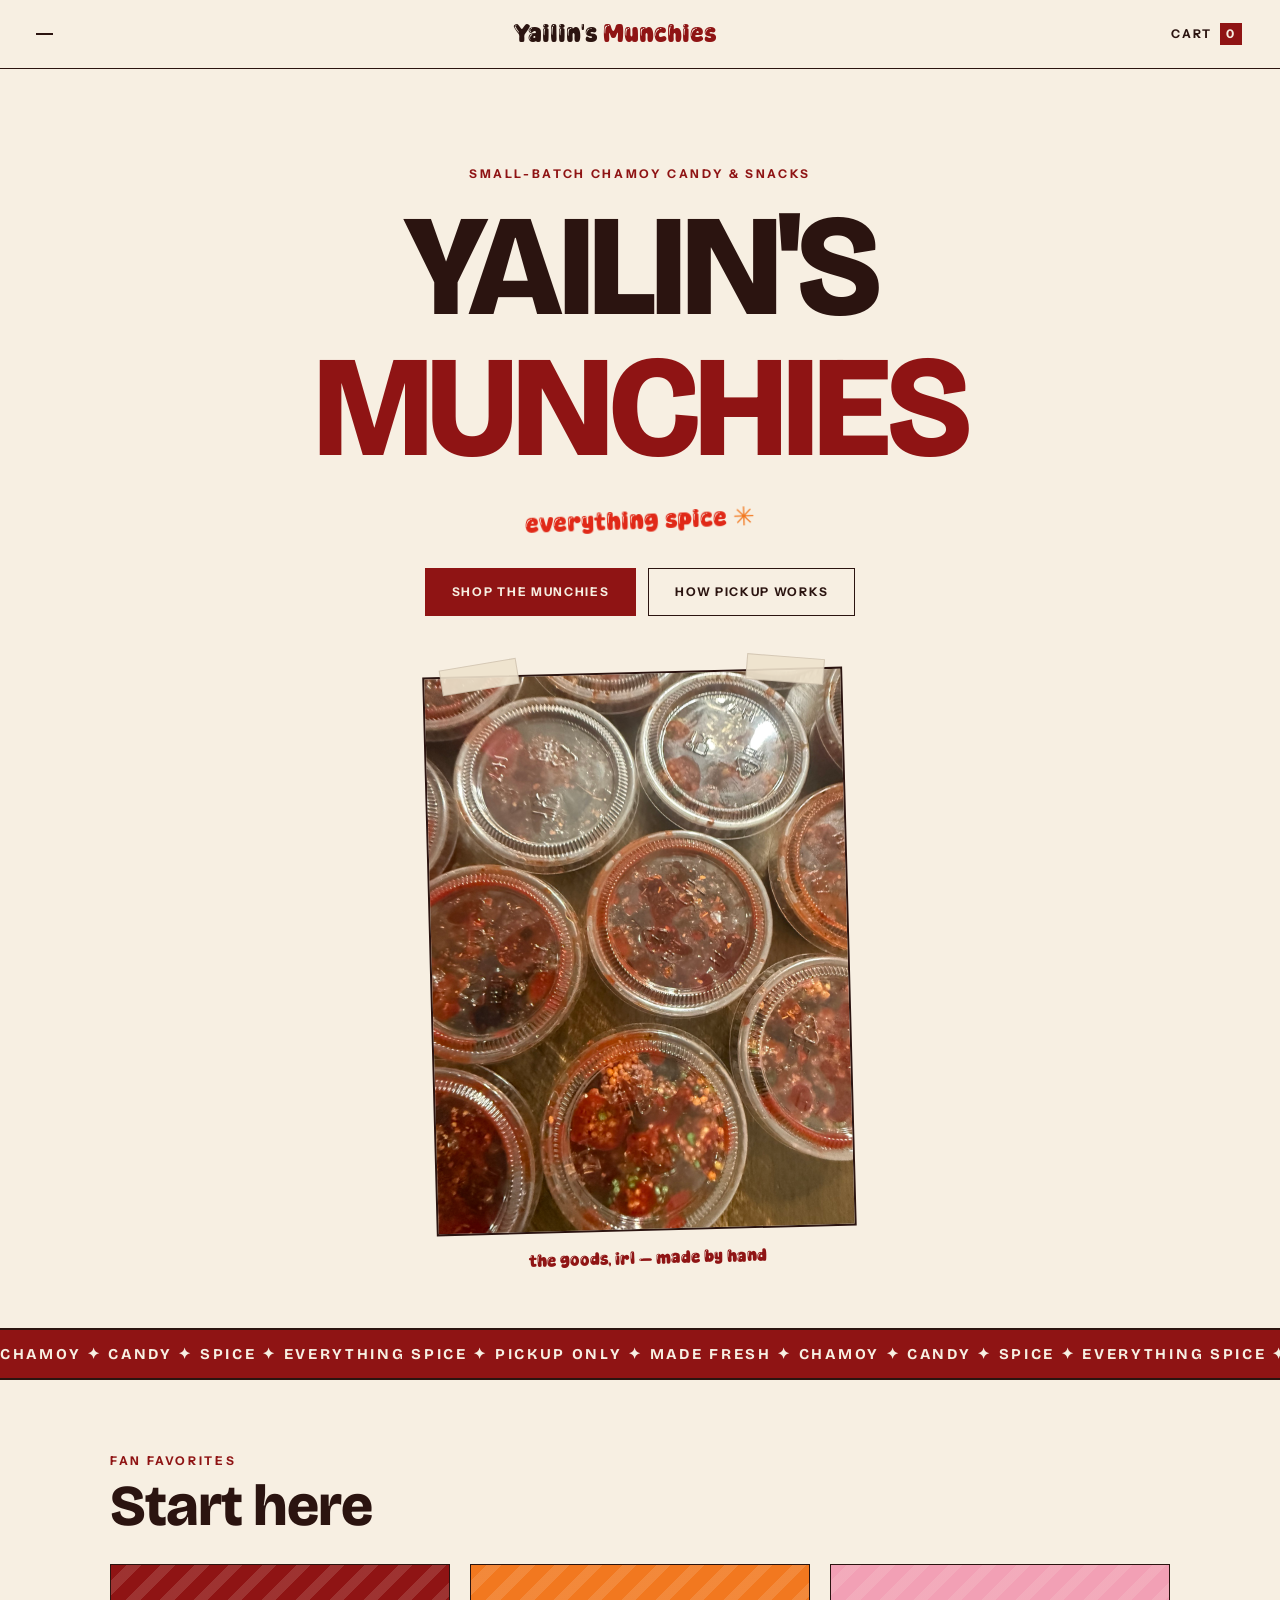
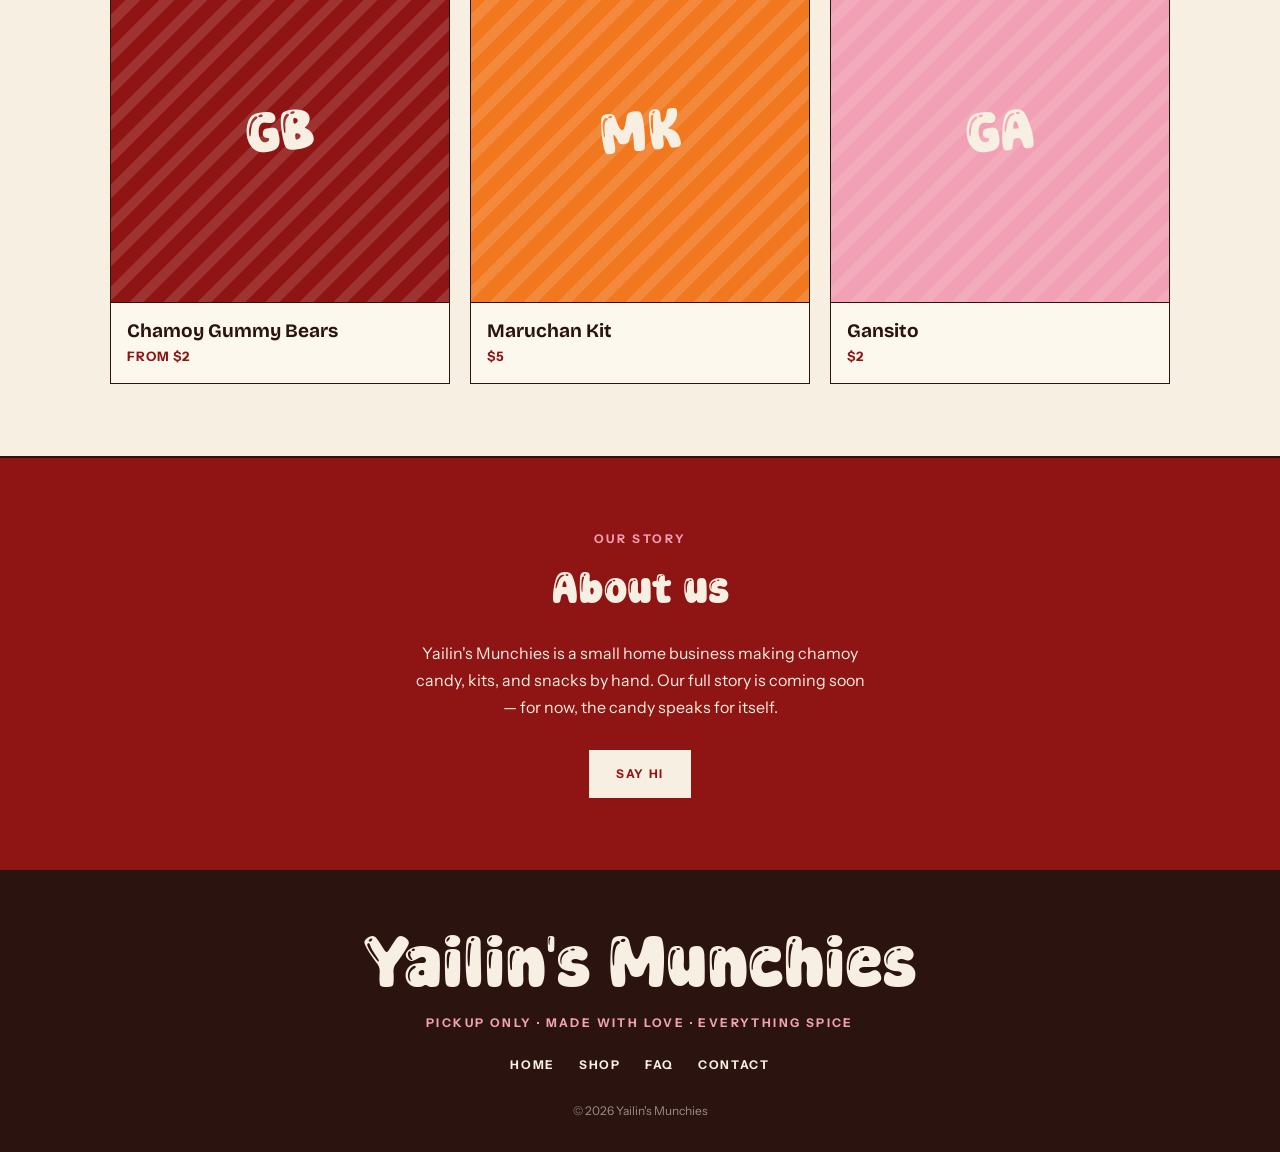
<file: index.html>
<!DOCTYPE html>
<html lang="en">
<head>
    <meta charset="UTF-8">
    <meta name="viewport" content="width=device-width, initial-scale=1.0">
    <title>Yailin's Munchies — Chamoy Candy & Snacks</title>
    <meta name="description" content="Small-batch chamoy candy, kits, snacks and drinks. Pickup only. Everything spice.">
    <link rel="icon" href="favicon.svg" type="image/svg+xml">
    <link rel="preconnect" href="https://fonts.googleapis.com">
    <link rel="preconnect" href="https://fonts.gstatic.com" crossorigin>
    <link href="https://fonts.googleapis.com/css2?family=Bricolage+Grotesque:opsz,wght@12..96,500..800&family=Instrument+Sans:ital,wght@0,400..700;1,400..700&display=swap" rel="stylesheet">
    <link rel="stylesheet" href="style.css">
</head>

<body>
    <header class="site-header">
        <button
            class="menu-button"
            aria-label="Open menu"
            data-testid="menu-open-button"
            onclick="document.querySelector('.site-menu').classList.add('open')"
        >
            <span></span><span></span><span></span>
        </button>

        <a class="brand" href="index.html">
            Yailin's <em>Munchies</em>
        </a>

        <a class="cart-button" href="shop.html" data-testid="cart-link">
            Cart <span class="cart-count">0</span>
        </a>
    </header>

    <nav class="site-menu" data-testid="site-menu" aria-label="Main menu">
        <button
            class="close-menu"
            aria-label="Close menu"
            data-testid="menu-close-button"
            onclick="document.querySelector('.site-menu').classList.remove('open')"
        >
            ×
        </button>

        <a href="index.html" aria-current="page" class="active"><span class="menu-index">01</span>Home</a>
        <a href="shop.html"><span class="menu-index">02</span>Shop</a>
        <a href="faq.html"><span class="menu-index">03</span>FAQ</a>
        <a href="contact.html"><span class="menu-index">04</span>Contact</a>

        <p class="menu-footnote">Pickup only · Everything spice</p>
    </nav>

    <main>
        <section class="hero">
            <p class="hero-label">Small-batch chamoy candy &amp; snacks</p>

            <h1 class="hero-title" data-testid="hero-title">
                <span class="line"><span class="line-inner">Yailin's</span></span>
                <span class="line"><span class="line-inner accent">Munchies</span></span>
            </h1>

            <p class="hero-tag">everything spice <span class="asterisk" aria-hidden="true">✳</span></p>

            <div class="hero-actions">
                <a class="btn btn-solid" href="shop.html" data-testid="hero-shop-button">Shop the munchies</a>
                <a class="btn btn-ghost" href="faq.html" data-testid="hero-faq-button">How pickup works</a>
            </div>

            <figure class="hero-photo" data-testid="hero-photo">
                <img src="images/chamoo.jpeg" alt="Cups of homemade chamoy candy">
                <figcaption>the goods, irl — made by hand</figcaption>
            </figure>
        </section>

        <div class="marquee" aria-hidden="true">
            <div class="marquee-track">
                <span>Chamoy ✦ Candy ✦ Spice ✦ Everything Spice ✦ Pickup Only ✦ Made Fresh ✦&nbsp;</span>
                <span>Chamoy ✦ Candy ✦ Spice ✦ Everything Spice ✦ Pickup Only ✦ Made Fresh ✦&nbsp;</span>
            </div>
        </div>

        <section class="featured reveal">
            <p class="section-label">Fan favorites</p>
            <h2 class="section-title">Start here</h2>

            <div class="featured-grid">
                <a class="teaser" href="shop.html" data-testid="teaser-gummy-bears">
                    <div class="product-image ph ph-red">
                        <span class="ph-letters" aria-hidden="true">GB</span>
                    </div>
                    <p class="teaser-name">Chamoy Gummy Bears</p>
                    <p class="teaser-price">from $2</p>
                </a>

                <a class="teaser" href="shop.html" data-testid="teaser-maruchan-kit">
                    <div class="product-image ph ph-orange">
                        <span class="ph-letters" aria-hidden="true">MK</span>
                    </div>
                    <p class="teaser-name">Maruchan Kit</p>
                    <p class="teaser-price">$5</p>
                </a>

                <a class="teaser" href="shop.html" data-testid="teaser-gansito">
                    <div class="product-image ph ph-pink">
                        <span class="ph-letters" aria-hidden="true">GA</span>
                    </div>
                    <p class="teaser-name">Gansito</p>
                    <p class="teaser-price">$2</p>
                </a>
            </div>
        </section>

        <section class="about-section reveal">
            <p class="about-label">Our story</p>

            <h2>About us</h2>

            <p class="about-text">
                Yailin's Munchies is a small home business making
                chamoy candy, kits, and snacks by hand. Our full story
                is coming soon — for now, the candy speaks for itself.
            </p>

            <a class="btn btn-cream" href="contact.html" data-testid="about-contact-button">Say hi</a>
        </section>
    </main>

    <footer class="site-footer">
        <p class="footer-brand">Yailin's Munchies</p>
        <p class="footer-note">Pickup only · Made with love · Everything spice</p>
        <nav class="footer-nav" aria-label="Footer">
            <a href="index.html">Home</a>
            <a href="shop.html">Shop</a>
            <a href="faq.html">FAQ</a>
            <a href="contact.html">Contact</a>
        </nav>
        <p class="footer-copy">© <span class="footer-year">2026</span> Yailin's Munchies</p>
    </footer>

    <script src="site.js"></script>
</body>
</html>
</file>
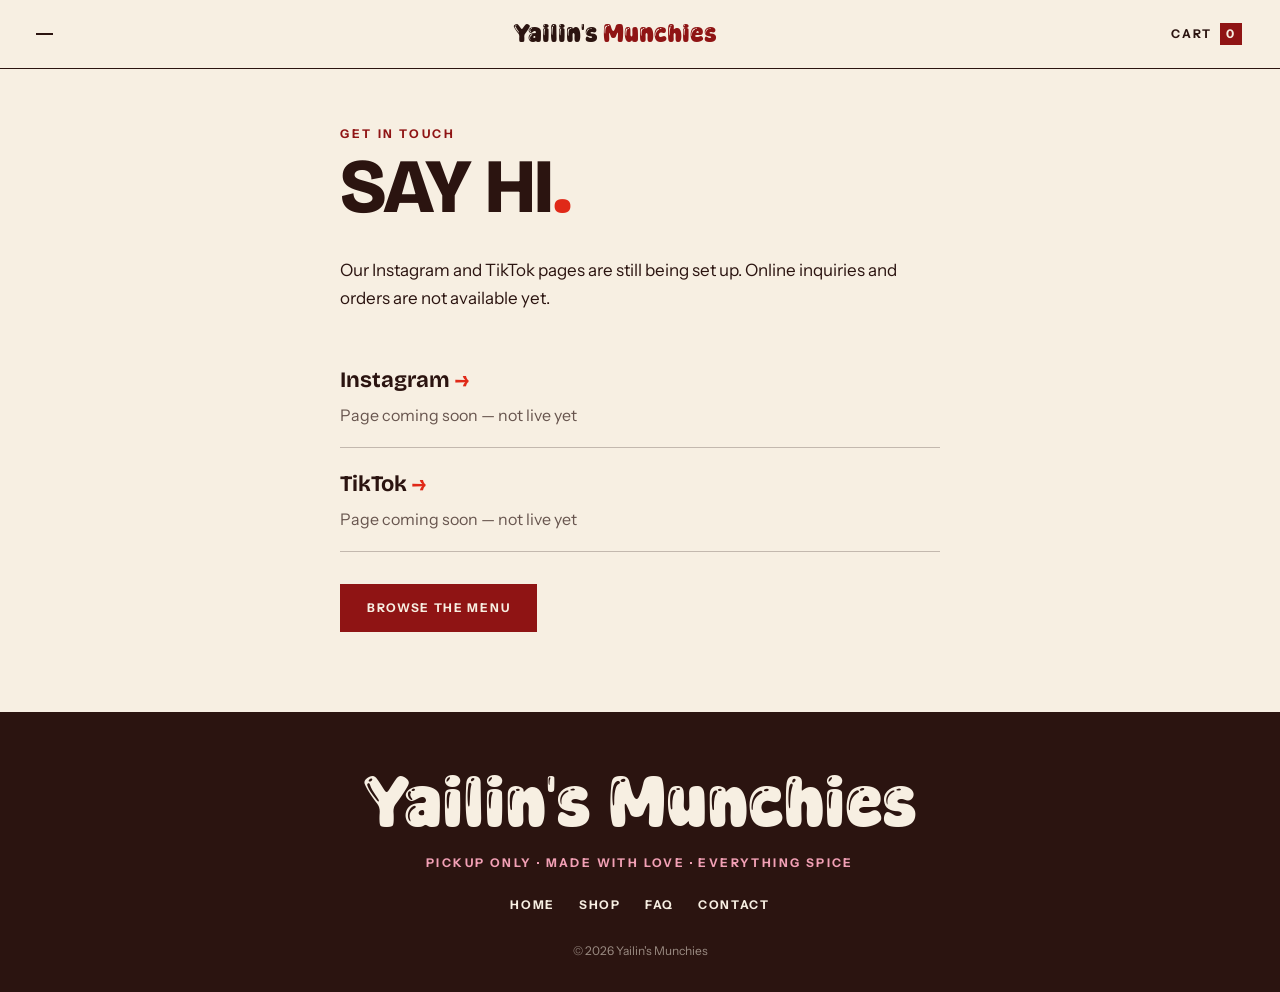
<file: contact.html>
<!DOCTYPE html>
<html lang="en">
<head>
    <meta charset="UTF-8">
    <meta name="viewport" content="width=device-width, initial-scale=1.0">
    <title>Contact — Yailin's Munchies</title>
    <meta name="description" content="Questions about an order or the menu? Reach out on Instagram or TikTok.">
    <link rel="icon" href="favicon.svg" type="image/svg+xml">
    <link rel="preconnect" href="https://fonts.googleapis.com">
    <link rel="preconnect" href="https://fonts.gstatic.com" crossorigin>
    <link href="https://fonts.googleapis.com/css2?family=Bricolage+Grotesque:opsz,wght@12..96,500..800&family=Instrument+Sans:ital,wght@0,400..700;1,400..700&display=swap" rel="stylesheet">
    <link rel="stylesheet" href="style.css">
</head>

<body>
    <header class="site-header">
        <button
            class="menu-button"
            aria-label="Open menu"
            data-testid="menu-open-button"
            onclick="document.querySelector('.site-menu').classList.add('open')"
        >
            <span></span><span></span><span></span>
        </button>

        <a class="brand" href="index.html">
            Yailin's <em>Munchies</em>
        </a>

        <a class="cart-button" href="shop.html" data-testid="cart-link">
            Cart <span class="cart-count">0</span>
        </a>
    </header>

    <nav class="site-menu" data-testid="site-menu" aria-label="Main menu">
        <button
            class="close-menu"
            aria-label="Close menu"
            data-testid="menu-close-button"
            onclick="document.querySelector('.site-menu').classList.remove('open')"
        >
            ×
        </button>

        <a href="index.html"><span class="menu-index">01</span>Home</a>
        <a href="shop.html"><span class="menu-index">02</span>Shop</a>
        <a href="faq.html"><span class="menu-index">03</span>FAQ</a>
        <a href="contact.html" aria-current="page" class="active"><span class="menu-index">04</span>Contact</a>

        <p class="menu-footnote">Pickup only · Everything spice</p>
    </nav>

    <main>
        <section class="contact-page">
            <p class="section-label">Get in touch</p>

            <h1 data-testid="contact-title">Say hi<span class="accent-dot">.</span></h1>

            <p class="contact-text">
                Our Instagram and TikTok pages are still being set up.
                Online inquiries and orders are not available yet.
            </p>

            <div class="contact-info">
                <div class="contact-item" data-testid="contact-instagram">
                    <h2>Instagram <span class="contact-arrow" aria-hidden="true">→</span></h2>
                    <p>Page coming soon — not live yet</p>
                </div>

                <div class="contact-item" data-testid="contact-tiktok">
                    <h2>TikTok <span class="contact-arrow" aria-hidden="true">→</span></h2>
                    <p>Page coming soon — not live yet</p>
                </div>
            </div>

            <a class="btn btn-solid" href="shop.html" data-testid="contact-shop-button">Browse the menu</a>
        </section>
    </main>

    <footer class="site-footer">
        <p class="footer-brand">Yailin's Munchies</p>
        <p class="footer-note">Pickup only · Made with love · Everything spice</p>
        <nav class="footer-nav" aria-label="Footer">
            <a href="index.html">Home</a>
            <a href="shop.html">Shop</a>
            <a href="faq.html">FAQ</a>
            <a href="contact.html">Contact</a>
        </nav>
        <p class="footer-copy">© <span class="footer-year">2026</span> Yailin's Munchies</p>
    </footer>

    <script src="site.js"></script>
</body>
</html>
</file>
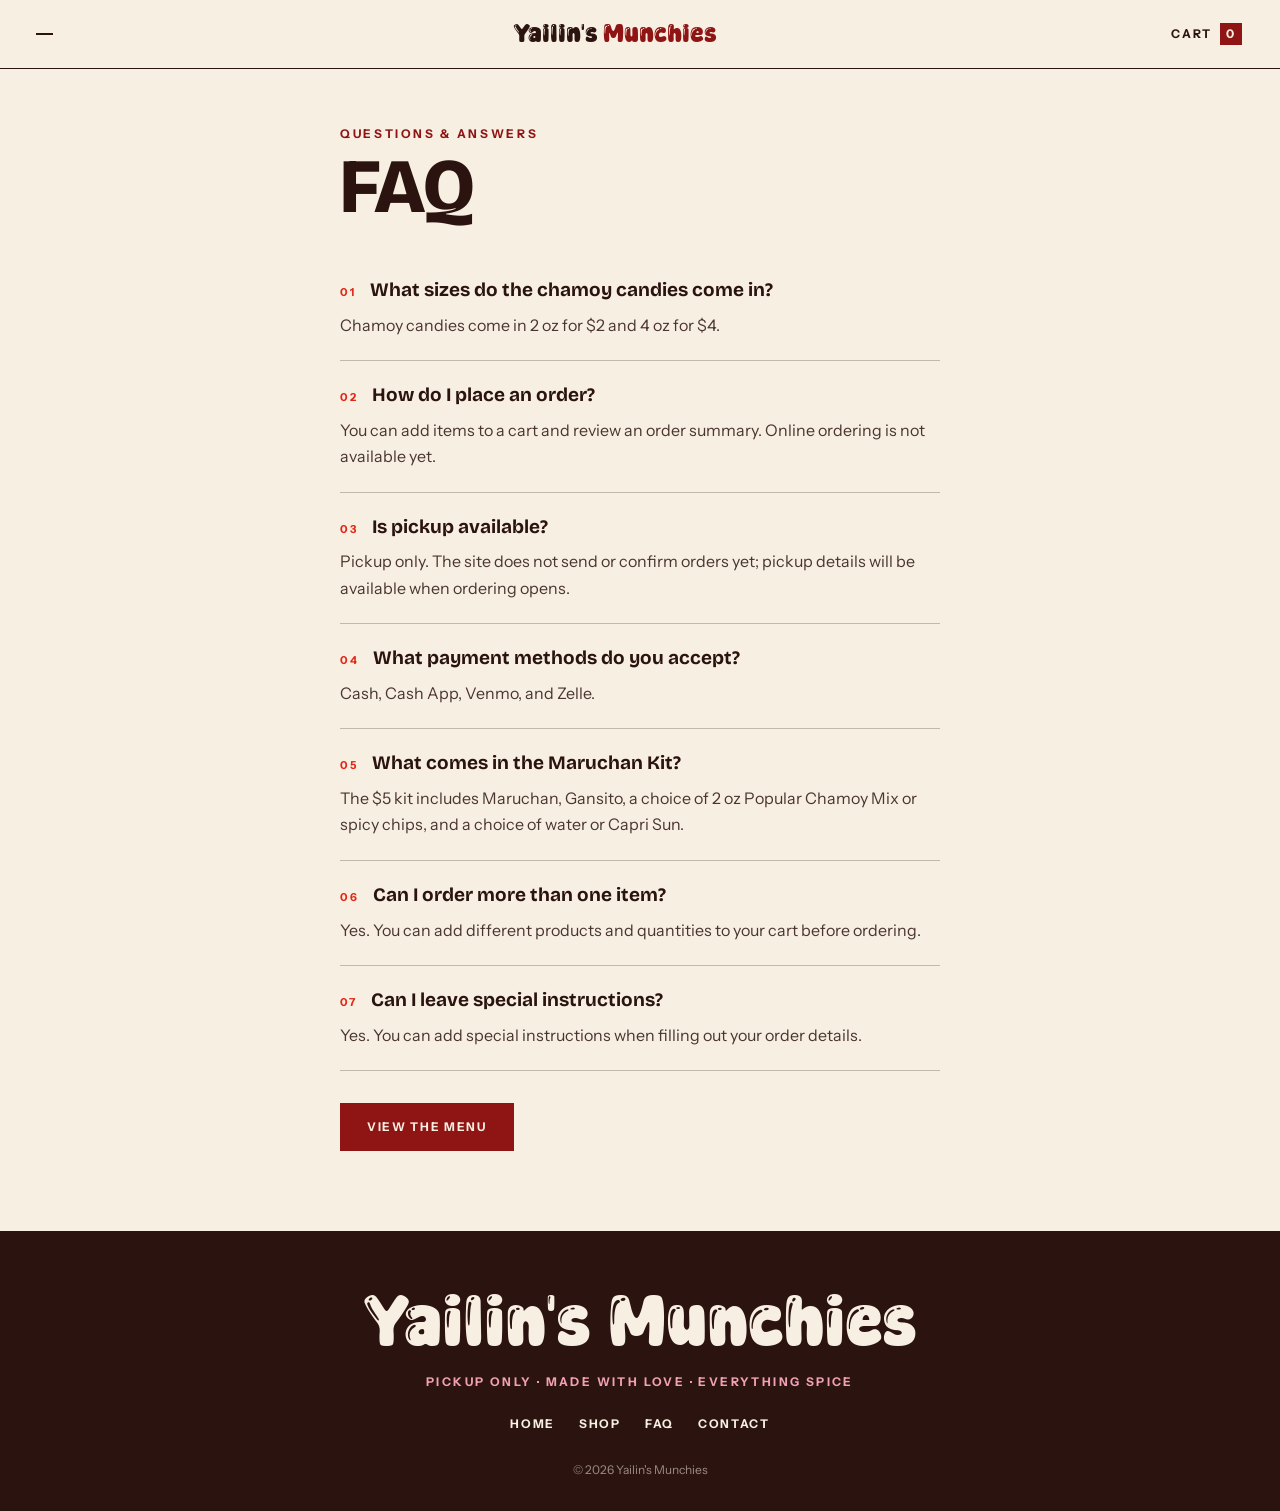
<file: faq.html>
<!DOCTYPE html>
<html lang="en">
<head>
    <meta charset="UTF-8">
    <meta name="viewport" content="width=device-width, initial-scale=1.0">
    <title>FAQ — Yailin's Munchies</title>
    <meta name="description" content="Sizes, ordering, pickup, and payment questions answered.">
    <link rel="icon" href="favicon.svg" type="image/svg+xml">
    <link rel="preconnect" href="https://fonts.googleapis.com">
    <link rel="preconnect" href="https://fonts.gstatic.com" crossorigin>
    <link href="https://fonts.googleapis.com/css2?family=Bricolage+Grotesque:opsz,wght@12..96,500..800&family=Instrument+Sans:ital,wght@0,400..700;1,400..700&display=swap" rel="stylesheet">
    <link rel="stylesheet" href="style.css">
</head>

<body>
    <header class="site-header">
        <button
            class="menu-button"
            aria-label="Open menu"
            data-testid="menu-open-button"
            onclick="document.querySelector('.site-menu').classList.add('open')"
        >
            <span></span><span></span><span></span>
        </button>

        <a class="brand" href="index.html">
            Yailin's <em>Munchies</em>
        </a>

        <a class="cart-button" href="shop.html" data-testid="cart-link">
            Cart <span class="cart-count">0</span>
        </a>
    </header>

    <nav class="site-menu" data-testid="site-menu" aria-label="Main menu">
        <button
            class="close-menu"
            aria-label="Close menu"
            data-testid="menu-close-button"
            onclick="document.querySelector('.site-menu').classList.remove('open')"
        >
            ×
        </button>

        <a href="index.html"><span class="menu-index">01</span>Home</a>
        <a href="shop.html"><span class="menu-index">02</span>Shop</a>
        <a href="faq.html" aria-current="page" class="active"><span class="menu-index">03</span>FAQ</a>
        <a href="contact.html"><span class="menu-index">04</span>Contact</a>

        <p class="menu-footnote">Pickup only · Everything spice</p>
    </nav>

    <main>
        <section class="faq-page">
            <p class="section-label">Questions &amp; answers</p>

            <h1 data-testid="faq-title">FAQ</h1>

            <div class="faq-list">

                <div class="faq-item reveal">
                    <h2><span class="faq-index">01</span>What sizes do the chamoy candies come in?</h2>
                    <p>Chamoy candies come in 2 oz for $2 and 4 oz for $4.</p>
                </div>

                <div class="faq-item reveal">
                    <h2><span class="faq-index">02</span>How do I place an order?</h2>
                    <p>You can add items to a cart and review an order summary. Online ordering is not available yet.</p>
                </div>

                <div class="faq-item reveal">
                    <h2><span class="faq-index">03</span>Is pickup available?</h2>
                    <p>Pickup only. The site does not send or confirm orders yet; pickup details will be available when ordering opens.</p>
                </div>

                <div class="faq-item reveal">
                    <h2><span class="faq-index">04</span>What payment methods do you accept?</h2>
                    <p>Cash, Cash App, Venmo, and Zelle.</p>
                </div>

                <div class="faq-item reveal">
                    <h2><span class="faq-index">05</span>What comes in the Maruchan Kit?</h2>
                    <p>The $5 kit includes Maruchan, Gansito, a choice of 2 oz Popular Chamoy Mix or spicy chips, and a choice of water or Capri Sun.</p>
                </div>

                <div class="faq-item reveal">
                    <h2><span class="faq-index">06</span>Can I order more than one item?</h2>
                    <p>Yes. You can add different products and quantities to your cart before ordering.</p>
                </div>

                <div class="faq-item reveal">
                    <h2><span class="faq-index">07</span>Can I leave special instructions?</h2>
                    <p>Yes. You can add special instructions when filling out your order details.</p>
                </div>

            </div>

            <a class="btn btn-solid" href="shop.html" data-testid="faq-shop-button">View the menu</a>
        </section>
    </main>

    <footer class="site-footer">
        <p class="footer-brand">Yailin's Munchies</p>
        <p class="footer-note">Pickup only · Made with love · Everything spice</p>
        <nav class="footer-nav" aria-label="Footer">
            <a href="index.html">Home</a>
            <a href="shop.html">Shop</a>
            <a href="faq.html">FAQ</a>
            <a href="contact.html">Contact</a>
        </nav>
        <p class="footer-copy">© <span class="footer-year">2026</span> Yailin's Munchies</p>
    </footer>

    <script src="site.js"></script>
</body>
</html>
</file>
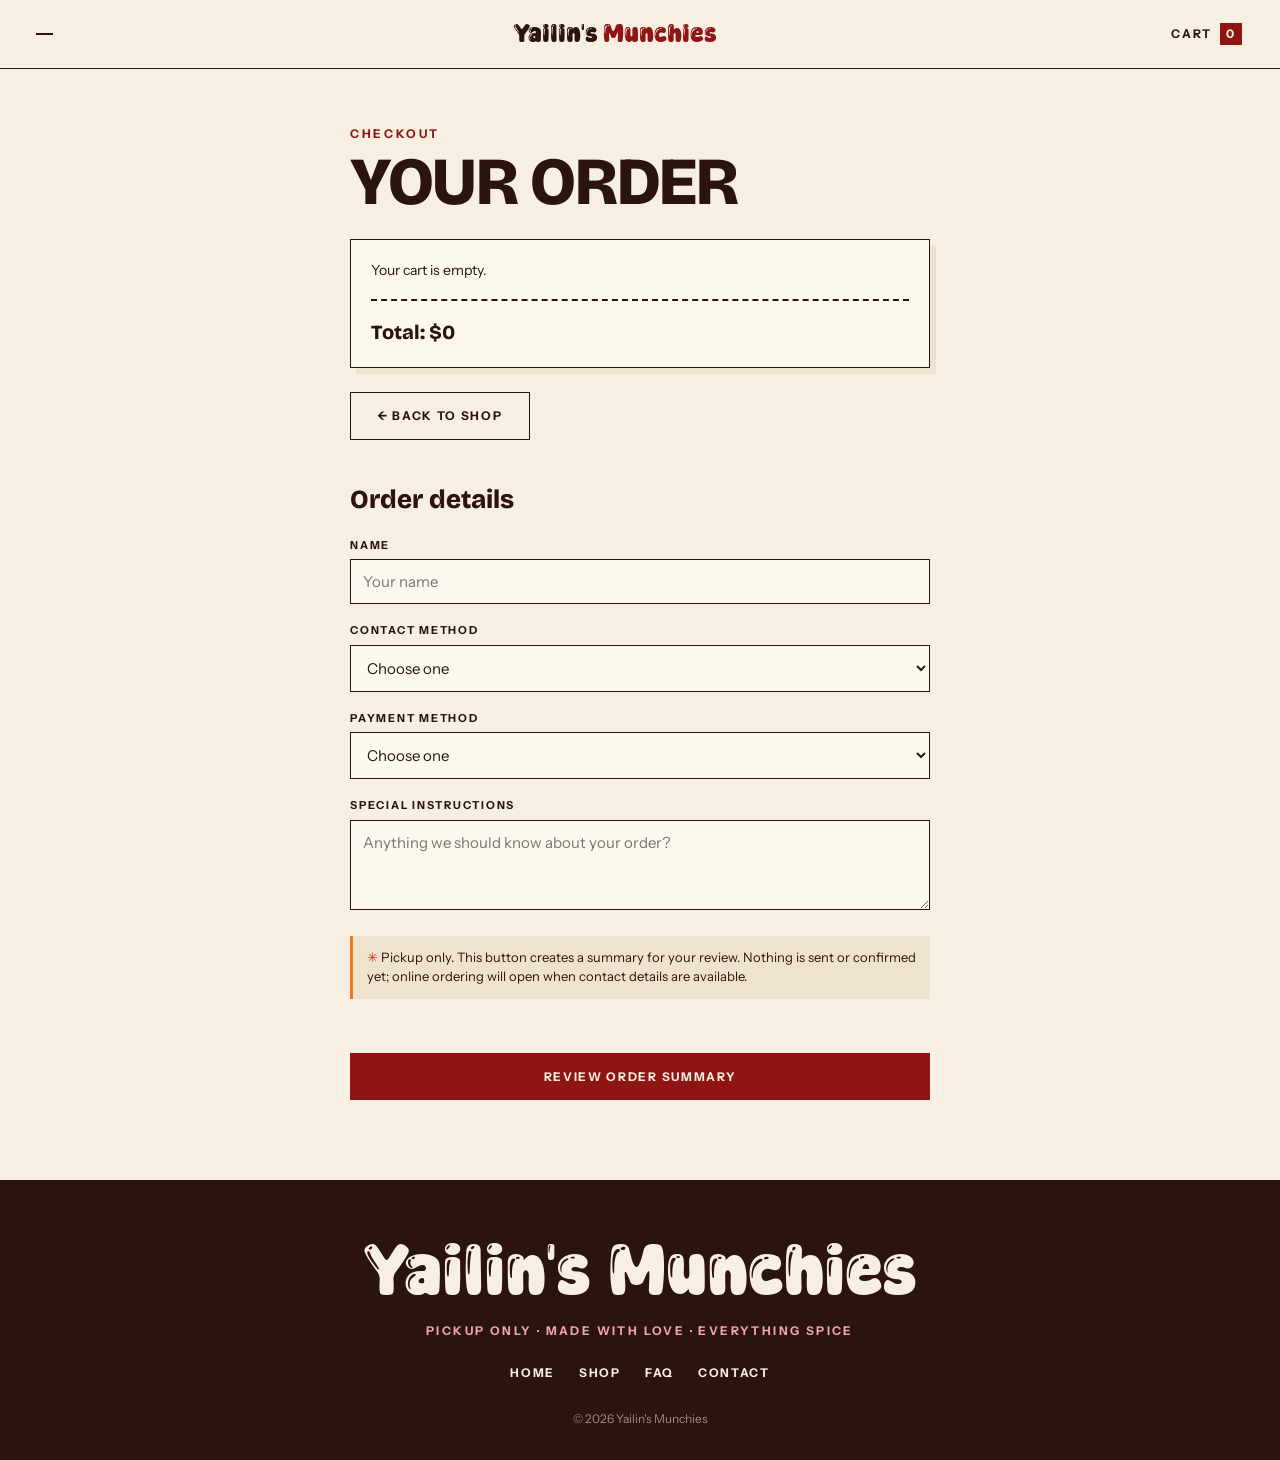
<file: order.html>
<!DOCTYPE html>
<html lang="en">
<head>
    <meta charset="UTF-8">
    <meta name="viewport" content="width=device-width, initial-scale=1.0">
    <title>Checkout — Yailin's Munchies</title>
    <meta name="description" content="Review your order and add your pickup details.">
    <link rel="icon" href="favicon.svg" type="image/svg+xml">
    <link rel="preconnect" href="https://fonts.googleapis.com">
    <link rel="preconnect" href="https://fonts.gstatic.com" crossorigin>
    <link href="https://fonts.googleapis.com/css2?family=Bricolage+Grotesque:opsz,wght@12..96,500..800&family=Instrument+Sans:ital,wght@0,400..700;1,400..700&display=swap" rel="stylesheet">
    <link rel="stylesheet" href="style.css">
</head>

<body>
    <header class="site-header">
        <button
            class="menu-button"
            aria-label="Open menu"
            data-testid="menu-open-button"
            onclick="document.querySelector('.site-menu').classList.add('open')"
        >
            <span></span><span></span><span></span>
        </button>

        <a class="brand" href="index.html">
            Yailin's <em>Munchies</em>
        </a>

        <a
            class="cart-button"
            href="shop.html"
            aria-label="Back to shop"
            data-testid="back-to-shop-cart"
        >
            Cart <span class="cart-count">0</span>
        </a>
    </header>

    <nav class="site-menu" data-testid="site-menu" aria-label="Main menu">
        <button
            class="close-menu"
            aria-label="Close menu"
            data-testid="menu-close-button"
            onclick="document.querySelector('.site-menu').classList.remove('open')"
        >
            ×
        </button>

        <a href="index.html"><span class="menu-index">01</span>Home</a>
        <a href="shop.html"><span class="menu-index">02</span>Shop</a>
        <a href="faq.html"><span class="menu-index">03</span>FAQ</a>
        <a href="contact.html"><span class="menu-index">04</span>Contact</a>

        <p class="menu-footnote">Pickup only · Everything spice</p>
    </nav>

    <main>
        <section class="order-page">
            <p class="section-label">Checkout</p>

            <h1 data-testid="order-title">Your order</h1>

            <div class="order-receipt" data-testid="order-receipt">
                <div class="cart-items" data-testid="order-items"></div>

                <p class="cart-total" data-testid="order-total">Total: $0</p>
            </div>

            <a class="btn btn-ghost" href="shop.html" data-testid="back-to-shop-button">
                ← Back to shop
            </a>

            <div class="order-form open">
                <h2>Order details</h2>

                <label for="customer-name">Name</label>
                <input
                    id="customer-name"
                    type="text"
                    placeholder="Your name"
                    data-testid="customer-name-input"
                >

                <label for="contact-method">Contact method</label>
                <select id="contact-method" data-testid="contact-method-select">
                    <option value="">Choose one</option>
                    <option value="Instagram">Instagram</option>
                    <option value="Phone">Phone Number</option>
                </select>

                <div
                    id="contact-field"
                    class="contact-field"
                    hidden
                >
                    <label id="contact-label" for="customer-contact">Contact</label>

                    <div class="contact-input">
                        <span id="contact-prefix"></span>
                        <input
                            id="customer-contact"
                            type="text"
                            data-testid="customer-contact-input"
                        >
                    </div>
                </div>

                <label for="payment-method">Payment method</label>
                <select id="payment-method" data-testid="payment-method-select">
                    <option value="">Choose one</option>
                    <option value="Cash">Cash</option>
                    <option value="Cash App">Cash App</option>
                    <option value="Venmo">Venmo</option>
                    <option value="Zelle">Zelle</option>
                </select>

                <label for="special-instructions">Special instructions</label>
                <textarea
                    id="special-instructions"
                    placeholder="Anything we should know about your order?"
                    data-testid="special-instructions-input"
                ></textarea>

                <p class="pickup-note">
                    <span aria-hidden="true">✳</span> Pickup only. This button creates a summary for your review. Nothing is sent or confirmed yet; online ordering will open when contact details are available.
                </p>

                <p class="form-message" data-testid="form-message" role="status"></p>

                <button class="place-order" data-testid="place-order-button">
                    Review order summary
                </button>

                <div class="order-summary" data-testid="order-summary"></div>
            </div>
        </section>
    </main>

    <footer class="site-footer">
        <p class="footer-brand">Yailin's Munchies</p>
        <p class="footer-note">Pickup only · Made with love · Everything spice</p>
        <nav class="footer-nav" aria-label="Footer">
            <a href="index.html">Home</a>
            <a href="shop.html">Shop</a>
            <a href="faq.html">FAQ</a>
            <a href="contact.html">Contact</a>
        </nav>
        <p class="footer-copy">© <span class="footer-year">2026</span> Yailin's Munchies</p>
    </footer>

    <script src="site.js"></script>
    <script src="order.js"></script>
</body>
</html>
</file>
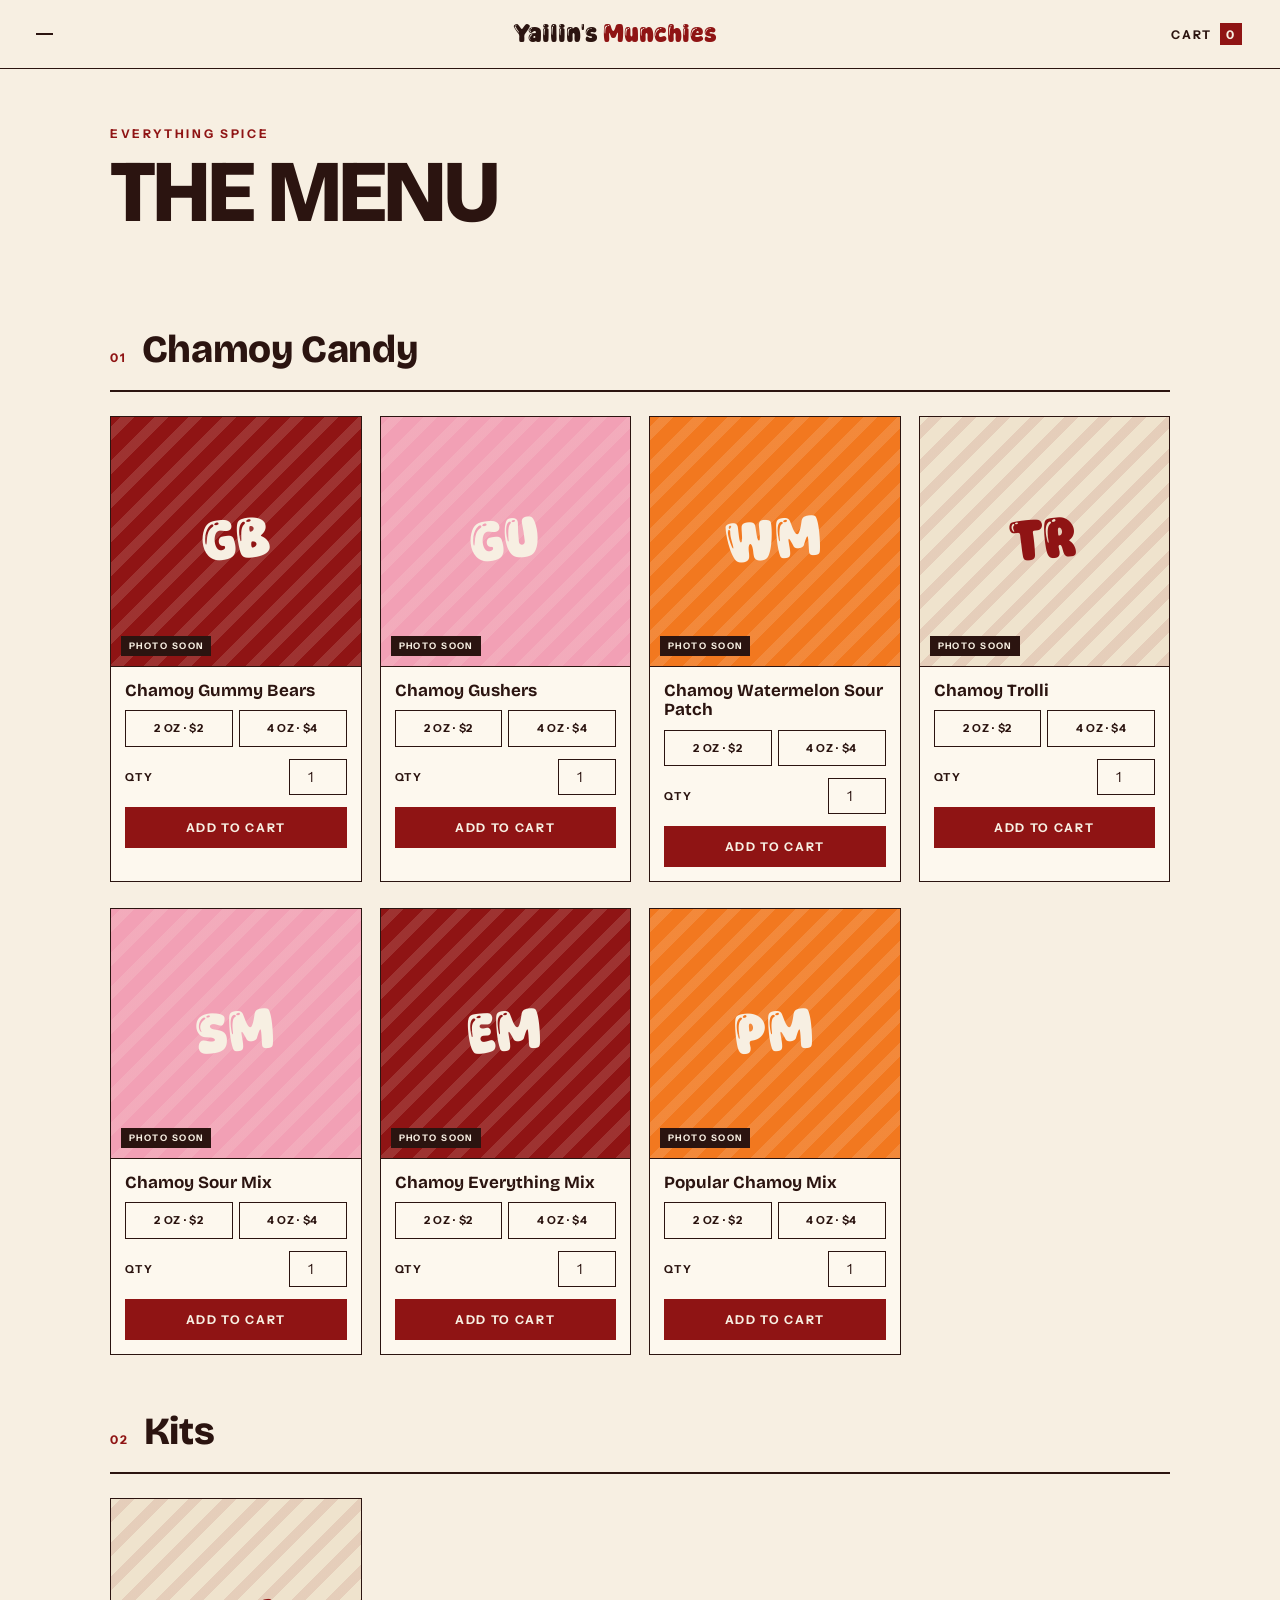
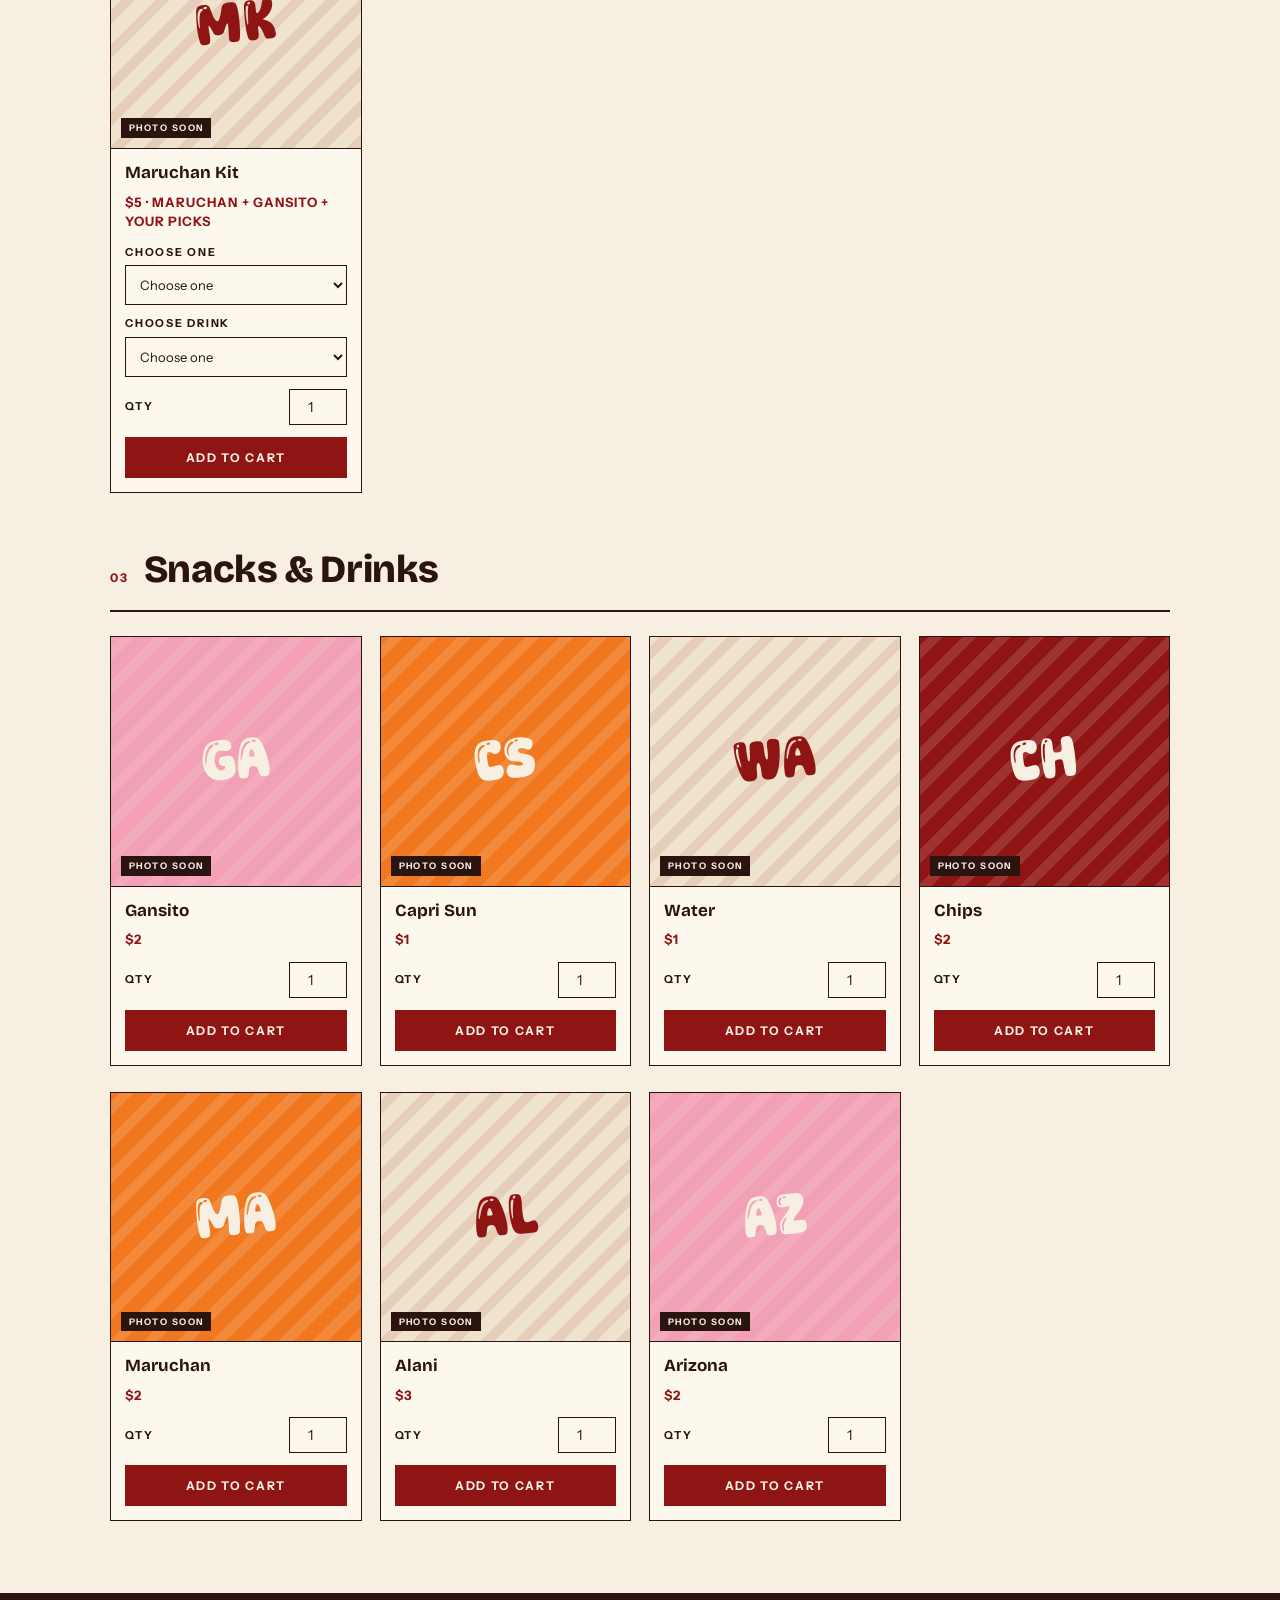
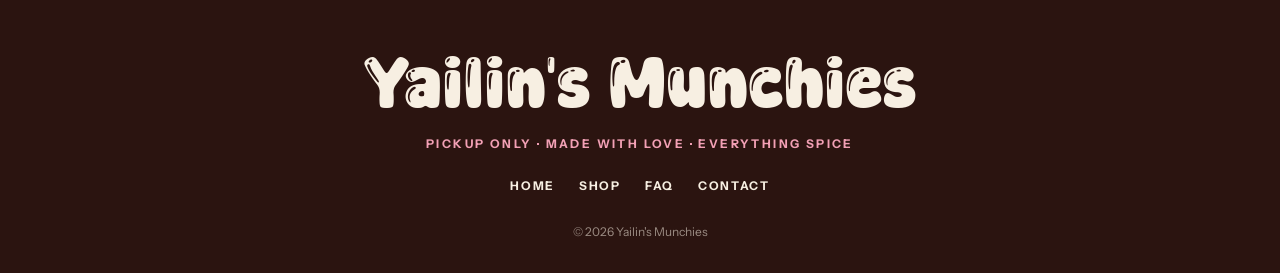
<file: shop.html>
<!DOCTYPE html>
<html lang="en">
<head>
    <meta charset="UTF-8">
    <meta name="viewport" content="width=device-width, initial-scale=1.0">
    <title>Shop — Yailin's Munchies</title>
    <meta name="description" content="Chamoy candy, kits, snacks and drinks. Build your order for pickup.">
    <link rel="icon" href="favicon.svg" type="image/svg+xml">
    <link rel="preconnect" href="https://fonts.googleapis.com">
    <link rel="preconnect" href="https://fonts.gstatic.com" crossorigin>
    <link href="https://fonts.googleapis.com/css2?family=Bricolage+Grotesque:opsz,wght@12..96,500..800&family=Instrument+Sans:ital,wght@0,400..700;1,400..700&display=swap" rel="stylesheet">
    <link rel="stylesheet" href="style.css">
</head>

<body>
    <header class="site-header">
        <button
            class="menu-button"
            aria-label="Open menu"
            data-testid="menu-open-button"
            onclick="document.querySelector('.site-menu').classList.add('open')"
        >
            <span></span><span></span><span></span>
        </button>

        <a class="brand" href="index.html">
            Yailin's <em>Munchies</em>
        </a>

        <button class="cart-button" aria-label="View cart" data-testid="cart-open-button">
            Cart <span class="cart-count">0</span>
        </button>
    </header>

    <nav class="site-menu" data-testid="site-menu" aria-label="Main menu">
        <button
            class="close-menu"
            aria-label="Close menu"
            data-testid="menu-close-button"
            onclick="document.querySelector('.site-menu').classList.remove('open')"
        >
            ×
        </button>

        <a href="index.html"><span class="menu-index">01</span>Home</a>
        <a href="shop.html" aria-current="page" class="active"><span class="menu-index">02</span>Shop</a>
        <a href="faq.html"><span class="menu-index">03</span>FAQ</a>
        <a href="contact.html"><span class="menu-index">04</span>Contact</a>

        <p class="menu-footnote">Pickup only · Everything spice</p>
    </nav>

    <main>
        <section class="shop">
            <div class="shop-heading">
                <p class="section-label">Everything spice</p>
                <h1 data-testid="shop-title">The Menu</h1>
            </div>

            <p class="shop-message" data-testid="shop-message" role="status"></p>

            <section class="shop-category">
                <h2 class="category-title"><span class="category-index">01</span>Chamoy Candy</h2>

                <div class="product-grid">

                    <article class="product-card" data-testid="product-gummy-bears">
                        <!-- Swap this placeholder for <img src="images/gummy-bears.jpg" alt="Chamoy Gummy Bears"> when the photo is ready -->
                        <div class="product-image ph ph-red">
                            <span class="ph-letters" aria-hidden="true">GB</span>
                            <span class="ph-note">Photo soon</span>
                        </div>

                        <div class="product-body">
                            <h2>Chamoy Gummy Bears</h2>

                            <div class="size-options">
                                <label>
                                    <input type="radio" name="gummy-bears-size" value="2 oz">
                                    <span>2 oz · $2</span>
                                </label>

                                <label>
                                    <input type="radio" name="gummy-bears-size" value="4 oz">
                                    <span>4 oz · $4</span>
                                </label>
                            </div>

                            <div class="quantity">
                                <label for="gummy-bears-quantity">Qty</label>
                                <input id="gummy-bears-quantity" type="number" min="1" step="1" value="1" data-testid="gummy-bears-quantity">
                            </div>

                            <button class="add-to-cart" data-testid="add-gummy-bears">Add to cart</button>
                        </div>
                    </article>

                    <article class="product-card" data-testid="product-gushers">
                        <!-- Swap this placeholder for <img src="images/gushers.jpg" alt="Chamoy Gushers"> when the photo is ready -->
                        <div class="product-image ph ph-pink">
                            <span class="ph-letters" aria-hidden="true">GU</span>
                            <span class="ph-note">Photo soon</span>
                        </div>

                        <div class="product-body">
                            <h2>Chamoy Gushers</h2>

                            <div class="size-options">
                                <label>
                                    <input type="radio" name="gushers-size" value="2 oz">
                                    <span>2 oz · $2</span>
                                </label>

                                <label>
                                    <input type="radio" name="gushers-size" value="4 oz">
                                    <span>4 oz · $4</span>
                                </label>
                            </div>

                            <div class="quantity">
                                <label for="gushers-quantity">Qty</label>
                                <input id="gushers-quantity" type="number" min="1" step="1" value="1" data-testid="gushers-quantity">
                            </div>

                            <button class="add-to-cart" data-testid="add-gushers">Add to cart</button>
                        </div>
                    </article>

                    <article class="product-card" data-testid="product-watermelon">
                        <!-- Swap this placeholder for <img src="images/watermelon.jpg" alt="Chamoy Watermelon Sour Patch"> when the photo is ready -->
                        <div class="product-image ph ph-orange">
                            <span class="ph-letters" aria-hidden="true">WM</span>
                            <span class="ph-note">Photo soon</span>
                        </div>

                        <div class="product-body">
                            <h2>Chamoy Watermelon Sour Patch</h2>

                            <div class="size-options">
                                <label>
                                    <input type="radio" name="watermelon-size" value="2 oz">
                                    <span>2 oz · $2</span>
                                </label>

                                <label>
                                    <input type="radio" name="watermelon-size" value="4 oz">
                                    <span>4 oz · $4</span>
                                </label>
                            </div>

                            <div class="quantity">
                                <label for="watermelon-quantity">Qty</label>
                                <input id="watermelon-quantity" type="number" min="1" step="1" value="1" data-testid="watermelon-quantity">
                            </div>

                            <button class="add-to-cart" data-testid="add-watermelon">Add to cart</button>
                        </div>
                    </article>

                    <article class="product-card" data-testid="product-trolli">
                        <!-- Swap this placeholder for <img src="images/trolli.jpg" alt="Chamoy Trolli"> when the photo is ready -->
                        <div class="product-image ph ph-cream">
                            <span class="ph-letters" aria-hidden="true">TR</span>
                            <span class="ph-note">Photo soon</span>
                        </div>

                        <div class="product-body">
                            <h2>Chamoy Trolli</h2>

                            <div class="size-options">
                                <label>
                                    <input type="radio" name="trolli-size" value="2 oz">
                                    <span>2 oz · $2</span>
                                </label>

                                <label>
                                    <input type="radio" name="trolli-size" value="4 oz">
                                    <span>4 oz · $4</span>
                                </label>
                            </div>

                            <div class="quantity">
                                <label for="trolli-quantity">Qty</label>
                                <input id="trolli-quantity" type="number" min="1" step="1" value="1" data-testid="trolli-quantity">
                            </div>

                            <button class="add-to-cart" data-testid="add-trolli">Add to cart</button>
                        </div>
                    </article>

                    <article class="product-card" data-testid="product-sour-mix">
                        <!-- Swap this placeholder for <img src="images/sour-mix.jpg" alt="Chamoy Sour Mix"> when the photo is ready -->
                        <div class="product-image ph ph-pink">
                            <span class="ph-letters" aria-hidden="true">SM</span>
                            <span class="ph-note">Photo soon</span>
                        </div>

                        <div class="product-body">
                            <h2>Chamoy Sour Mix</h2>

                            <div class="size-options">
                                <label>
                                    <input type="radio" name="sour-mix-size" value="2 oz">
                                    <span>2 oz · $2</span>
                                </label>

                                <label>
                                    <input type="radio" name="sour-mix-size" value="4 oz">
                                    <span>4 oz · $4</span>
                                </label>
                            </div>

                            <div class="quantity">
                                <label for="sour-mix-quantity">Qty</label>
                                <input id="sour-mix-quantity" type="number" min="1" step="1" value="1" data-testid="sour-mix-quantity">
                            </div>

                            <button class="add-to-cart" data-testid="add-sour-mix">Add to cart</button>
                        </div>
                    </article>

                    <article class="product-card" data-testid="product-everything-mix">
                        <!-- Swap this placeholder for <img src="images/everything-mix.jpg" alt="Chamoy Everything Mix"> when the photo is ready -->
                        <div class="product-image ph ph-red">
                            <span class="ph-letters" aria-hidden="true">EM</span>
                            <span class="ph-note">Photo soon</span>
                        </div>

                        <div class="product-body">
                            <h2>Chamoy Everything Mix</h2>

                            <div class="size-options">
                                <label>
                                    <input type="radio" name="everything-mix-size" value="2 oz">
                                    <span>2 oz · $2</span>
                                </label>

                                <label>
                                    <input type="radio" name="everything-mix-size" value="4 oz">
                                    <span>4 oz · $4</span>
                                </label>
                            </div>

                            <div class="quantity">
                                <label for="everything-mix-quantity">Qty</label>
                                <input id="everything-mix-quantity" type="number" min="1" step="1" value="1" data-testid="everything-mix-quantity">
                            </div>

                            <button class="add-to-cart" data-testid="add-everything-mix">Add to cart</button>
                        </div>
                    </article>

                    <article class="product-card" data-testid="product-popular-mix">
                        <!-- Swap this placeholder for <img src="images/popular-mix.jpg" alt="Popular Chamoy Mix"> when the photo is ready -->
                        <div class="product-image ph ph-orange">
                            <span class="ph-letters" aria-hidden="true">PM</span>
                            <span class="ph-note">Photo soon</span>
                        </div>

                        <div class="product-body">
                            <h2>Popular Chamoy Mix</h2>

                            <div class="size-options">
                                <label>
                                    <input type="radio" name="popular-mix-size" value="2 oz">
                                    <span>2 oz · $2</span>
                                </label>

                                <label>
                                    <input type="radio" name="popular-mix-size" value="4 oz">
                                    <span>4 oz · $4</span>
                                </label>
                            </div>

                            <div class="quantity">
                                <label for="popular-mix-quantity">Qty</label>
                                <input id="popular-mix-quantity" type="number" min="1" step="1" value="1" data-testid="popular-mix-quantity">
                            </div>

                            <button class="add-to-cart" data-testid="add-popular-mix">Add to cart</button>
                        </div>
                    </article>

                </div>
            </section>

            <section class="shop-category">
                <h2 class="category-title"><span class="category-index">02</span>Kits</h2>

                <div class="product-grid">

                    <article class="product-card" data-price="5" data-testid="product-maruchan-kit">
                        <!-- Swap this placeholder for <img src="images/maruchan-kit.jpg" alt="Maruchan Kit"> when the photo is ready -->
                        <div class="product-image ph ph-cream">
                            <span class="ph-letters" aria-hidden="true">MK</span>
                            <span class="ph-note">Photo soon</span>
                        </div>

                        <div class="product-body">
                            <h2>Maruchan Kit</h2>

                            <p class="single-price">$5 · Maruchan + Gansito + your picks</p>

                            <div class="kit-options">
                                <label for="kit-side">Choose one</label>

                                <select id="kit-side" class="kit-side" data-testid="kit-side-select">
                                    <option value="">Choose one</option>
                                    <option value="2 oz Popular Chamoy Mix">2 oz Popular Chamoy Mix</option>
                                    <option value="Spicy Chips">Spicy Chips</option>
                                </select>

                                <label for="kit-drink">Choose drink</label>

                                <select id="kit-drink" class="kit-drink" data-testid="kit-drink-select">
                                    <option value="">Choose one</option>
                                    <option value="Water">Water</option>
                                    <option value="Capri Sun">Capri Sun</option>
                                </select>
                            </div>

                            <div class="quantity">
                                <label for="kit-quantity">Qty</label>
                                <input id="kit-quantity" type="number" min="1" step="1" value="1" data-testid="kit-quantity">
                            </div>

                            <button class="add-to-cart" data-testid="add-maruchan-kit">Add to cart</button>
                        </div>
                    </article>

                </div>
            </section>

            <section class="shop-category">
                <h2 class="category-title"><span class="category-index">03</span>Snacks &amp; Drinks</h2>

                <div class="product-grid">

                    <article class="product-card" data-price="2" data-testid="product-gansito">
                        <!-- Swap this placeholder for <img src="images/gansito.jpg" alt="Gansito"> when the photo is ready -->
                        <div class="product-image ph ph-pink">
                            <span class="ph-letters" aria-hidden="true">GA</span>
                            <span class="ph-note">Photo soon</span>
                        </div>

                        <div class="product-body">
                            <h2>Gansito</h2>
                            <p class="single-price">$2</p>

                            <div class="quantity">
                                <label for="gansito-quantity">Qty</label>
                                <input id="gansito-quantity" type="number" min="1" step="1" value="1" data-testid="gansito-quantity">
                            </div>

                            <button class="add-to-cart" data-testid="add-gansito">Add to cart</button>
                        </div>
                    </article>

                    <article class="product-card" data-price="1" data-testid="product-capri-sun">
                        <!-- Swap this placeholder for <img src="images/capri-sun.jpg" alt="Capri Sun"> when the photo is ready -->
                        <div class="product-image ph ph-orange">
                            <span class="ph-letters" aria-hidden="true">CS</span>
                            <span class="ph-note">Photo soon</span>
                        </div>

                        <div class="product-body">
                            <h2>Capri Sun</h2>
                            <p class="single-price">$1</p>

                            <div class="quantity">
                                <label for="capri-sun-quantity">Qty</label>
                                <input id="capri-sun-quantity" type="number" min="1" step="1" value="1" data-testid="capri-sun-quantity">
                            </div>

                            <button class="add-to-cart" data-testid="add-capri-sun">Add to cart</button>
                        </div>
                    </article>

                    <article class="product-card" data-price="1" data-testid="product-water">
                        <!-- Swap this placeholder for <img src="images/water.jpg" alt="Water"> when the photo is ready -->
                        <div class="product-image ph ph-cream">
                            <span class="ph-letters" aria-hidden="true">WA</span>
                            <span class="ph-note">Photo soon</span>
                        </div>

                        <div class="product-body">
                            <h2>Water</h2>
                            <p class="single-price">$1</p>

                            <div class="quantity">
                                <label for="water-quantity">Qty</label>
                                <input id="water-quantity" type="number" min="1" step="1" value="1" data-testid="water-quantity">
                            </div>

                            <button class="add-to-cart" data-testid="add-water">Add to cart</button>
                        </div>
                    </article>

                    <article class="product-card" data-price="2" data-testid="product-chips">
                        <!-- Swap this placeholder for <img src="images/chips.jpg" alt="Chips"> when the photo is ready -->
                        <div class="product-image ph ph-red">
                            <span class="ph-letters" aria-hidden="true">CH</span>
                            <span class="ph-note">Photo soon</span>
                        </div>

                        <div class="product-body">
                            <h2>Chips</h2>
                            <p class="single-price">$2</p>

                            <div class="quantity">
                                <label for="chips-quantity">Qty</label>
                                <input id="chips-quantity" type="number" min="1" step="1" value="1" data-testid="chips-quantity">
                            </div>

                            <button class="add-to-cart" data-testid="add-chips">Add to cart</button>
                        </div>
                    </article>

                    <article class="product-card" data-price="2" data-testid="product-maruchan">
                        <!-- Swap this placeholder for <img src="images/maruchan.jpg" alt="Maruchan"> when the photo is ready -->
                        <div class="product-image ph ph-orange">
                            <span class="ph-letters" aria-hidden="true">MA</span>
                            <span class="ph-note">Photo soon</span>
                        </div>

                        <div class="product-body">
                            <h2>Maruchan</h2>
                            <p class="single-price">$2</p>

                            <div class="quantity">
                                <label for="maruchan-quantity">Qty</label>
                                <input id="maruchan-quantity" type="number" min="1" step="1" value="1" data-testid="maruchan-quantity">
                            </div>

                            <button class="add-to-cart" data-testid="add-maruchan">Add to cart</button>
                        </div>
                    </article>

                    <article class="product-card" data-price="3" data-testid="product-alani">
                        <!-- Swap this placeholder for <img src="images/alani.jpg" alt="Alani"> when the photo is ready -->
                        <div class="product-image ph ph-cream">
                            <span class="ph-letters" aria-hidden="true">AL</span>
                            <span class="ph-note">Photo soon</span>
                        </div>

                        <div class="product-body">
                            <h2>Alani</h2>
                            <p class="single-price">$3</p>

                            <div class="quantity">
                                <label for="alani-quantity">Qty</label>
                                <input id="alani-quantity" type="number" min="1" step="1" value="1" data-testid="alani-quantity">
                            </div>

                            <button class="add-to-cart" data-testid="add-alani">Add to cart</button>
                        </div>
                    </article>

                    <article class="product-card" data-price="2" data-testid="product-arizona">
                        <!-- Swap this placeholder for <img src="images/arizona.jpg" alt="Arizona"> when the photo is ready -->
                        <div class="product-image ph ph-pink">
                            <span class="ph-letters" aria-hidden="true">AZ</span>
                            <span class="ph-note">Photo soon</span>
                        </div>

                        <div class="product-body">
                            <h2>Arizona</h2>
                            <p class="single-price">$2</p>

                            <div class="quantity">
                                <label for="arizona-quantity">Qty</label>
                                <input id="arizona-quantity" type="number" min="1" step="1" value="1" data-testid="arizona-quantity">
                            </div>

                            <button class="add-to-cart" data-testid="add-arizona">Add to cart</button>
                        </div>
                    </article>

                </div>
            </section>
        </section>

        <section class="cart-panel" data-testid="cart-panel" aria-label="Cart">
            <div class="cart-head">
                <h2>Your cart</h2>

                <button
                    class="close-cart"
                    aria-label="Close cart"
                    data-testid="cart-close-button"
                >
                    ×
                </button>
            </div>

            <div class="cart-items" data-testid="cart-items"></div>

            <p class="cart-total" data-testid="cart-total">Total: $0</p>

            <button class="continue-order" data-testid="continue-order-button">
                Continue to checkout
            </button>
        </section>
    </main>

    <footer class="site-footer">
        <p class="footer-brand">Yailin's Munchies</p>
        <p class="footer-note">Pickup only · Made with love · Everything spice</p>
        <nav class="footer-nav" aria-label="Footer">
            <a href="index.html">Home</a>
            <a href="shop.html">Shop</a>
            <a href="faq.html">FAQ</a>
            <a href="contact.html">Contact</a>
        </nav>
        <p class="footer-copy">© <span class="footer-year">2026</span> Yailin's Munchies</p>
    </footer>

    <script src="site.js"></script>
    <script src="script.js"></script>
</body>
</html>
</file>
<file: style.css>
/* ============================================================
   YAILIN'S MUNCHIES — style.css
   Cream base · deep chamoy red · red/pink/orange accents
   Vanilla CSS, mobile-first. Sections:
   1. Fonts & variables   2. Reset & base     3. Buttons
   4. Header & menu       5. Hero & marquee   6. Home sections
   7. Footer              8. Shop & products  9. Cart panel
   10. Order & checkout   11. FAQ & contact   12. Motion
   ============================================================ */

/* 1. Fonts & variables */

@font-face {
    font-family: "Super Adorable";
    src: url("fonts/Super Adorable.ttf") format("truetype");
    font-weight: normal;
    font-style: normal;
    font-display: swap;
}

:root {
    --cream: #f7efe2;
    --cream-dark: #efe3cd;
    --paper: #fdf8ee;
    --ink: #2b1410;
    --red: #8f1414;
    --red-hot: #e02918;
    --pink: #f2a0b5;
    --orange: #f2781f;
    --display: "Bricolage Grotesque", "Arial Black", sans-serif;
    --body: "Instrument Sans", Arial, sans-serif;
    --playful: "Super Adorable", cursive;
    --border: 1.5px solid var(--ink);
    --ease-out: cubic-bezier(0.2, 0.7, 0.2, 1);
    --ease-menu: cubic-bezier(0.77, 0, 0.18, 1);
}

/* 2. Reset & base */

* {
    box-sizing: border-box;
}

html {
    scroll-behavior: smooth;
}

body {
    margin: 0;
    background-color: var(--cream);
    color: var(--ink);
    font-family: var(--body);
    font-size: 16px;
    line-height: 1.5;
    -webkit-font-smoothing: antialiased;
}

::selection {
    background-color: var(--red);
    color: var(--cream);
}

img {
    max-width: 100%;
}

button {
    font-family: inherit;
}

:focus-visible {
    outline: 2px solid var(--red-hot);
    outline-offset: 2px;
}

/* 3. Buttons */

.btn {
    display: inline-block;
    padding: 14px 26px;
    border: var(--border);
    background-color: transparent;
    color: var(--ink);
    font-size: 12px;
    font-weight: 700;
    letter-spacing: 0.14em;
    text-transform: uppercase;
    text-decoration: none;
    cursor: pointer;
    transition: background-color 0.25s var(--ease-out),
                color 0.25s var(--ease-out),
                transform 0.25s var(--ease-out),
                box-shadow 0.25s var(--ease-out);
}

.btn-solid {
    border-color: var(--red);
    background-color: var(--red);
    color: var(--cream);
}

.btn-solid:hover {
    border-color: var(--ink);
    background-color: var(--ink);
    transform: translate(-2px, -2px);
    box-shadow: 4px 4px 0 var(--red-hot);
}

.btn-ghost:hover {
    background-color: var(--ink);
    color: var(--cream);
    transform: translate(-2px, -2px);
    box-shadow: 4px 4px 0 var(--pink);
}

.btn-cream {
    border-color: var(--cream);
    background-color: var(--cream);
    color: var(--red);
}

.btn-cream:hover {
    background-color: var(--ink);
    border-color: var(--ink);
    color: var(--cream);
    transform: translate(-2px, -2px);
    box-shadow: 4px 4px 0 var(--orange);
}

/* 4. Header & menu */

.site-header {
    position: sticky;
    top: 0;
    z-index: 900;
    display: flex;
    align-items: center;
    justify-content: space-between;
    gap: 12px;
    padding: 12px 18px;
    border-bottom: var(--border);
    background-color: var(--cream);
}

.menu-button {
    display: flex;
    flex-direction: column;
    justify-content: center;
    gap: 5px;
    width: 40px;
    height: 40px;
    padding: 8px;
    border: none;
    background: none;
    cursor: pointer;
}

.menu-button span {
    display: block;
    height: 2px;
    background-color: var(--ink);
    transition: transform 0.25s var(--ease-out),
                width 0.25s var(--ease-out),
                background-color 0.25s var(--ease-out);
}

.menu-button span:nth-child(2) {
    width: 70%;
}

.menu-button:hover span {
    background-color: var(--red);
}

.menu-button:hover span:nth-child(2) {
    width: 100%;
}

.brand {
    color: var(--ink);
    font-family: var(--playful);
    font-size: 26px;
    font-weight: normal;
    text-align: center;
    text-decoration: none;
    line-height: 1;
}

.brand em {
    color: var(--red);
    font-style: normal;
}

.cart-button {
    display: inline-flex;
    align-items: center;
    gap: 8px;
    padding: 8px 10px;
    border: none;
    background: none;
    color: var(--ink);
    font-size: 12px;
    font-weight: 700;
    letter-spacing: 0.14em;
    text-transform: uppercase;
    text-decoration: none;
    cursor: pointer;
    transition: color 0.2s var(--ease-out);
}

.cart-button:hover {
    color: var(--red);
}

.cart-count {
    display: inline-flex;
    align-items: center;
    justify-content: center;
    min-width: 22px;
    height: 22px;
    padding: 0 5px;
    background-color: var(--red);
    color: var(--cream);
    font-size: 12px;
    font-weight: 700;
}

.site-menu {
    position: fixed;
    inset: 0;
    z-index: 1000;
    display: flex;
    flex-direction: column;
    justify-content: center;
    padding: 32px;
    background-color: var(--red);
    transform: translateX(-100%);
    visibility: hidden;
    transition: transform 0.45s var(--ease-menu),
                visibility 0s linear 0.45s;
}

.site-menu.open {
    transform: translateX(0);
    visibility: visible;
    transition: transform 0.45s var(--ease-menu);
}

.site-menu a {
    display: flex;
    align-items: baseline;
    gap: 14px;
    padding: 10px 0;
    border-bottom: 1.5px solid rgba(247, 239, 226, 0.25);
    color: var(--cream);
    font-family: var(--display);
    font-size: clamp(2.4rem, 11vw, 4.5rem);
    font-weight: 800;
    line-height: 1.05;
    letter-spacing: -0.02em;
    text-decoration: none;
    transition: color 0.25s var(--ease-out),
                transform 0.25s var(--ease-out);
}

.site-menu a:hover,
.site-menu a.active {
    color: var(--pink);
    transform: translateX(10px);
}

.menu-index {
    font-family: var(--body);
    font-size: 12px;
    font-weight: 700;
    letter-spacing: 0.2em;
}

.close-menu {
    position: absolute;
    top: 18px;
    right: 22px;
    border: none;
    background: none;
    color: var(--cream);
    font-size: 40px;
    line-height: 1;
    cursor: pointer;
    transition: color 0.2s var(--ease-out),
                transform 0.3s var(--ease-out);
}

.close-menu:hover {
    color: var(--orange);
    transform: rotate(90deg);
}

.menu-footnote {
    margin-top: 28px;
    color: var(--pink);
    font-family: var(--playful);
    font-size: 20px;
}

/* 5. Hero & marquee */

.hero {
    position: relative;
    padding: 72px 20px 56px;
    text-align: center;
    overflow: hidden;
}

.hero-label {
    margin: 0 0 18px;
    color: var(--red);
    font-size: 12px;
    font-weight: 700;
    letter-spacing: 0.22em;
    text-transform: uppercase;
}

.hero-title {
    margin: 0;
    font-family: var(--display);
    font-size: clamp(3.4rem, 15vw, 9rem);
    font-weight: 800;
    line-height: 0.92;
    letter-spacing: -0.03em;
    text-transform: uppercase;
}

.hero-title .line {
    display: block;
    overflow: hidden;
    padding-bottom: 0.06em;
}

.hero-title .line-inner {
    display: block;
    transform: translateY(110%);
    animation: line-rise 0.9s var(--ease-menu) 0.15s forwards;
}

.hero-title .line:nth-child(2) .line-inner {
    animation-delay: 0.3s;
}

.hero-title .accent {
    color: var(--red);
}

.hero-tag {
    margin: 18px 0 0;
    color: var(--red-hot);
    font-family: var(--playful);
    font-size: 26px;
    transform: rotate(-2deg);
}

.asterisk {
    color: var(--orange);
}

.hero-actions {
    display: flex;
    flex-wrap: wrap;
    justify-content: center;
    gap: 12px;
    margin-top: 28px;
}

.hero-photo {
    --py: 0px;
    position: relative;
    max-width: 420px;
    margin: 56px auto 0;
    transform: rotate(-1.5deg) translateY(var(--py));
}

.hero-photo img {
    display: block;
    width: 100%;
    height: auto;
    border: 2px solid var(--ink);
}

.hero-photo::before,
.hero-photo::after {
    content: "";
    position: absolute;
    top: -12px;
    width: 76px;
    height: 24px;
    background-color: var(--cream-dark);
    border: 1px solid rgba(43, 20, 16, 0.15);
    opacity: 0.9;
}

.hero-photo::before {
    left: 18px;
    transform: rotate(-8deg);
}

.hero-photo::after {
    right: 18px;
    transform: rotate(6deg);
}

.hero-photo figcaption {
    margin-top: 14px;
    color: var(--red);
    font-family: var(--playful);
    font-size: 18px;
}

.marquee {
    overflow: hidden;
    border-top: 2px solid var(--ink);
    border-bottom: 2px solid var(--ink);
    background-color: var(--red);
    color: var(--cream);
}

.marquee-track {
    display: flex;
    width: max-content;
    padding: 13px 0;
    font-family: var(--display);
    font-size: 15px;
    font-weight: 700;
    letter-spacing: 0.18em;
    text-transform: uppercase;
    white-space: nowrap;
    animation: marquee-scroll 30s linear infinite;
}

.marquee:hover .marquee-track {
    animation-play-state: paused;
}

/* 6. Home sections */

.section-label {
    margin: 0 0 8px;
    color: var(--red);
    font-size: 12px;
    font-weight: 700;
    letter-spacing: 0.22em;
    text-transform: uppercase;
}

.section-title {
    margin: 0 0 28px;
    font-family: var(--display);
    font-size: clamp(2.2rem, 8vw, 3.6rem);
    font-weight: 800;
    letter-spacing: -0.02em;
    line-height: 1;
}

.featured {
    max-width: 1100px;
    margin: 0 auto;
    padding: 72px 20px;
}

.featured-grid {
    display: grid;
    grid-template-columns: 1fr;
    gap: 20px;
}

.teaser {
    display: block;
    border: var(--border);
    background-color: var(--paper);
    color: var(--ink);
    text-decoration: none;
    transition: transform 0.25s var(--ease-out),
                box-shadow 0.25s var(--ease-out);
}

.teaser:hover {
    transform: translateY(-4px);
    box-shadow: 6px 6px 0 var(--pink);
}

.teaser .product-image {
    border: none;
    border-bottom: var(--border);
}

.teaser-name {
    margin: 14px 16px 2px;
    font-family: var(--display);
    font-size: 19px;
    font-weight: 700;
}

.teaser-price {
    margin: 0 16px 16px;
    color: var(--red);
    font-size: 13px;
    font-weight: 700;
    letter-spacing: 0.08em;
    text-transform: uppercase;
}

.about-section {
    padding: 72px 24px;
    border-top: 2px solid var(--ink);
    border-bottom: 2px solid var(--ink);
    background-color: var(--red);
    color: var(--cream);
    text-align: center;
}

.about-label {
    margin: 0 0 8px;
    color: var(--pink);
    font-size: 12px;
    font-weight: 700;
    letter-spacing: 0.22em;
    text-transform: uppercase;
}

.about-section h2 {
    margin: 0 0 18px;
    font-family: var(--playful);
    font-size: 44px;
    font-weight: normal;
}

.about-text {
    max-width: 460px;
    margin: 0 auto 28px;
    font-size: 16px;
    line-height: 1.7;
}

/* 7. Footer */

.site-footer {
    padding: 56px 20px 32px;
    background-color: var(--ink);
    color: var(--cream);
    text-align: center;
}

.footer-brand {
    margin: 0;
    font-family: var(--playful);
    font-size: clamp(2.6rem, 9vw, 4.5rem);
    line-height: 1;
}

.footer-note {
    margin: 14px 0 24px;
    color: var(--pink);
    font-size: 12px;
    font-weight: 700;
    letter-spacing: 0.2em;
    text-transform: uppercase;
}

.footer-nav {
    display: flex;
    flex-wrap: wrap;
    justify-content: center;
    gap: 8px 24px;
    margin-bottom: 28px;
}

.footer-nav a {
    color: var(--cream);
    font-size: 12px;
    font-weight: 700;
    letter-spacing: 0.14em;
    text-transform: uppercase;
    text-decoration: none;
    transition: color 0.2s var(--ease-out);
}

.footer-nav a:hover {
    color: var(--orange);
}

.footer-copy {
    margin: 0;
    color: rgba(247, 239, 226, 0.55);
    font-size: 12px;
}

/* 8. Shop & products */

.shop {
    max-width: 1100px;
    margin: 0 auto;
    padding: 56px 20px 72px;
}

.shop-heading h1 {
    margin: 0;
    font-family: var(--display);
    font-size: clamp(2.8rem, 11vw, 5.5rem);
    font-weight: 800;
    letter-spacing: -0.03em;
    line-height: 0.95;
    text-transform: uppercase;
}

.shop-message {
    min-height: 22px;
    margin: 16px 0 8px;
    color: var(--red);
    font-size: 13px;
    font-weight: 700;
}

.shop-category {
    margin-top: 48px;
}

.category-title {
    display: flex;
    align-items: baseline;
    gap: 14px;
    margin: 0 0 24px;
    padding-bottom: 12px;
    border-bottom: 2px solid var(--ink);
    font-family: var(--display);
    font-size: clamp(1.6rem, 6vw, 2.4rem);
    font-weight: 800;
    letter-spacing: -0.01em;
}

.category-index {
    color: var(--red);
    font-family: var(--body);
    font-size: 12px;
    font-weight: 700;
    letter-spacing: 0.2em;
}

.product-grid {
    display: grid;
    grid-template-columns: repeat(2, 1fr);
    gap: 24px 14px;
}

.product-card {
    min-width: 0;
    border: var(--border);
    background-color: var(--paper);
    transition: transform 0.25s var(--ease-out),
                box-shadow 0.25s var(--ease-out);
}

.product-card:hover {
    transform: translateY(-3px);
    box-shadow: 6px 6px 0 rgba(43, 20, 16, 0.9);
}

.product-body {
    padding: 14px;
}

.product-image {
    position: relative;
    display: flex;
    align-items: center;
    justify-content: center;
    aspect-ratio: 1 / 1;
    overflow: hidden;
    border-bottom: var(--border);
}

.product-image img {
    display: block;
    width: 100%;
    height: 100%;
    object-fit: cover;
}

/* Art-directed placeholders — swap the whole .ph div for an <img> later */

.ph::before {
    content: "";
    position: absolute;
    inset: 0;
    background-image: repeating-linear-gradient(
        -45deg,
        rgba(247, 239, 226, 0.14) 0 10px,
        transparent 10px 24px
    );
}

.ph-red {
    background-color: var(--red);
}

.ph-pink {
    background-color: var(--pink);
}

.ph-orange {
    background-color: var(--orange);
}

.ph-cream {
    background-color: var(--cream-dark);
}

.ph-cream::before {
    background-image: repeating-linear-gradient(
        -45deg,
        rgba(143, 20, 20, 0.1) 0 10px,
        transparent 10px 24px
    );
}

.ph-letters {
    position: relative;
    color: var(--cream);
    font-family: var(--playful);
    font-size: clamp(2.4rem, 9vw, 3.6rem);
    transform: rotate(-6deg);
}

.ph-cream .ph-letters {
    color: var(--red);
}

.ph-note {
    position: absolute;
    bottom: 10px;
    left: 10px;
    padding: 3px 8px;
    background-color: var(--ink);
    color: var(--cream);
    font-size: 9px;
    font-weight: 700;
    letter-spacing: 0.16em;
    text-transform: uppercase;
}

.product-card h2 {
    margin: 0 0 10px;
    font-family: var(--display);
    font-size: 17px;
    font-weight: 700;
    line-height: 1.15;
}

.single-price {
    margin: 0 0 12px;
    color: var(--red);
    font-size: 13px;
    font-weight: 700;
    letter-spacing: 0.08em;
    text-transform: uppercase;
}

/* Size options — selected state via :has(:checked) */

.size-options {
    display: flex;
    gap: 6px;
    margin: 0 0 12px;
}

.size-options label {
    flex: 1;
    cursor: pointer;
}

.size-options input {
    position: absolute;
    width: 1px;
    height: 1px;
    overflow: hidden;
    clip: rect(0 0 0 0);
}

.size-options span {
    display: block;
    padding: 9px 4px;
    border: 1.5px solid var(--ink);
    background-color: var(--paper);
    color: var(--ink);
    font-size: 11px;
    font-weight: 700;
    letter-spacing: 0.06em;
    text-align: center;
    text-transform: uppercase;
    transition: background-color 0.2s var(--ease-out),
                color 0.2s var(--ease-out),
                border-color 0.2s var(--ease-out),
                box-shadow 0.2s var(--ease-out);
}

.size-options label:hover span {
    border-color: var(--red);
    color: var(--red);
}

.size-options label:has(input:checked) span {
    border-color: var(--red);
    background-color: var(--red);
    color: var(--cream);
    box-shadow: 3px 3px 0 var(--ink);
}

.size-options label:has(input:focus-visible) span {
    outline: 2px solid var(--red-hot);
    outline-offset: 2px;
}

/* Quantity */

.quantity {
    display: flex;
    align-items: center;
    justify-content: space-between;
    margin-bottom: 12px;
}

.quantity label {
    font-size: 11px;
    font-weight: 700;
    letter-spacing: 0.16em;
    text-transform: uppercase;
}

.quantity input {
    width: 58px;
    padding: 8px 6px;
    border: var(--border);
    background-color: var(--paper);
    color: var(--ink);
    font-family: var(--body);
    font-size: 14px;
    text-align: center;
}

.quantity input:focus {
    border-color: var(--red);
    outline: none;
    box-shadow: 3px 3px 0 var(--pink);
}

/* Kit */

.kit-options {
    margin: 0 0 12px;
}

.kit-options label {
    display: block;
    margin: 10px 0 5px;
    font-size: 11px;
    font-weight: 700;
    letter-spacing: 0.16em;
    text-transform: uppercase;
}

.kit-options select {
    width: 100%;
    padding: 10px;
    border: var(--border);
    background-color: var(--paper);
    color: var(--ink);
    font-family: var(--body);
    font-size: 13px;
}

.kit-options select:focus {
    border-color: var(--red);
    outline: none;
    box-shadow: 3px 3px 0 var(--pink);
}

/* Add to cart */

.add-to-cart {
    width: 100%;
    padding: 12px;
    border: 1.5px solid var(--red);
    background-color: var(--red);
    color: var(--cream);
    font-size: 12px;
    font-weight: 700;
    letter-spacing: 0.14em;
    text-transform: uppercase;
    cursor: pointer;
    transition: background-color 0.2s var(--ease-out),
                border-color 0.2s var(--ease-out),
                transform 0.15s var(--ease-out);
}

.add-to-cart:hover {
    border-color: var(--ink);
    background-color: var(--ink);
}

.add-to-cart:active {
    transform: translateY(1px);
}

/* 9. Cart panel */

.cart-panel {
    position: fixed;
    top: 0;
    right: 0;
    z-index: 1000;
    display: flex;
    flex-direction: column;
    width: min(90%, 400px);
    height: 100vh;
    height: 100dvh;
    padding: 24px;
    border-left: 2px solid var(--ink);
    background-color: var(--cream);
    overflow-y: auto;
    transform: translateX(105%);
    visibility: hidden;
    transition: transform 0.4s var(--ease-menu),
                visibility 0s linear 0.4s;
}

.cart-panel.open {
    transform: translateX(0);
    visibility: visible;
    transition: transform 0.4s var(--ease-menu);
}

.cart-head {
    display: flex;
    align-items: center;
    justify-content: space-between;
    margin-bottom: 20px;
    padding-bottom: 14px;
    border-bottom: 2px solid var(--ink);
}

.cart-head h2 {
    margin: 0;
    font-family: var(--display);
    font-size: 28px;
    font-weight: 800;
    letter-spacing: -0.01em;
}

.close-cart {
    border: none;
    background: none;
    color: var(--red);
    font-size: 34px;
    line-height: 1;
    cursor: pointer;
    transition: color 0.2s var(--ease-out),
                transform 0.3s var(--ease-out);
}

.close-cart:hover {
    color: var(--ink);
    transform: rotate(90deg);
}

.cart-items {
    flex: 1;
    font-size: 14px;
}

.cart-item {
    padding: 14px 0;
    border-bottom: 1.5px dashed rgba(43, 20, 16, 0.35);
}

.cart-item p {
    margin: 0 0 5px;
}

.cart-item p:first-child {
    font-weight: 700;
}

.cart-item p:nth-child(2) {
    font-size: 13px;
    color: rgba(43, 20, 16, 0.75);
}

.remove-item {
    padding: 2px 0;
    border: none;
    border-bottom: 1.5px solid var(--red);
    background: none;
    color: var(--red);
    font-size: 11px;
    font-weight: 700;
    letter-spacing: 0.14em;
    text-transform: uppercase;
    cursor: pointer;
    transition: color 0.2s var(--ease-out),
                border-color 0.2s var(--ease-out);
}

.remove-item:hover {
    border-color: var(--ink);
    color: var(--ink);
}

.cart-total {
    margin: 18px 0 0;
    padding-top: 16px;
    border-top: 2px dashed var(--ink);
    font-family: var(--display);
    font-size: 22px;
    font-weight: 800;
}

.continue-order,
.place-order {
    width: 100%;
    margin-top: 20px;
    padding: 15px;
    border: 1.5px solid var(--red);
    background-color: var(--red);
    color: var(--cream);
    font-size: 12px;
    font-weight: 700;
    letter-spacing: 0.14em;
    text-transform: uppercase;
    cursor: pointer;
    transition: background-color 0.2s var(--ease-out),
                border-color 0.2s var(--ease-out),
                transform 0.25s var(--ease-out),
                box-shadow 0.25s var(--ease-out);
}

.continue-order:hover,
.place-order:hover {
    border-color: var(--ink);
    background-color: var(--ink);
    transform: translate(-2px, -2px);
    box-shadow: 4px 4px 0 var(--red-hot);
}

/* 10. Order & checkout */

.order-page {
    max-width: 620px;
    margin: 0 auto;
    padding: 56px 20px 80px;
}

.order-page h1 {
    margin: 0 0 24px;
    font-family: var(--display);
    font-size: clamp(2.4rem, 10vw, 4.2rem);
    font-weight: 800;
    letter-spacing: -0.02em;
    line-height: 0.95;
    text-transform: uppercase;
}

.order-receipt {
    margin-bottom: 20px;
    padding: 20px;
    border: var(--border);
    background-color: var(--paper);
    box-shadow: 6px 6px 0 var(--cream-dark);
}

.order-receipt .cart-total {
    font-size: 20px;
}

.order-form {
    margin-top: 40px;
}

.order-form h2 {
    margin: 0 0 6px;
    font-family: var(--display);
    font-size: 26px;
    font-weight: 800;
}

.order-form label {
    display: block;
    margin: 18px 0 6px;
    font-size: 11px;
    font-weight: 700;
    letter-spacing: 0.16em;
    text-transform: uppercase;
}

.order-form input,
.order-form select,
.order-form textarea {
    width: 100%;
    padding: 12px;
    border: var(--border);
    background-color: var(--paper);
    color: var(--ink);
    font-family: var(--body);
    font-size: 15px;
    transition: border-color 0.2s var(--ease-out),
                box-shadow 0.2s var(--ease-out);
}

.order-form input:focus,
.order-form select:focus,
.order-form textarea:focus {
    border-color: var(--red);
    outline: none;
    box-shadow: 4px 4px 0 var(--pink);
}

.order-form textarea {
    min-height: 90px;
    resize: vertical;
}

.contact-input {
    position: relative;
}

.contact-input span {
    position: absolute;
    top: 50%;
    left: 12px;
    transform: translateY(-50%);
    color: var(--red);
    font-size: 15px;
    font-weight: 700;
    pointer-events: none;
}

.contact-input span:not(:empty) + input {
    padding-left: 28px;
}

.pickup-note {
    margin: 20px 0 0;
    padding: 12px 14px;
    border-left: 3px solid var(--orange);
    background-color: var(--cream-dark);
    font-size: 13px;
    line-height: 1.5;
}

.pickup-note span {
    color: var(--red-hot);
}

.form-message {
    min-height: 20px;
    margin: 14px 0 0;
    color: var(--red);
    font-size: 13px;
    font-weight: 700;
}

.order-summary {
    display: none;
    margin-top: 24px;
    padding: 20px;
    border: var(--border);
    border-top: 2px dashed var(--ink);
    border-bottom: 2px dashed var(--ink);
    background-color: var(--paper);
    box-shadow: 6px 6px 0 var(--pink);
    font-size: 14px;
    line-height: 1.6;
    white-space: pre-line;
}

.order-summary.open {
    display: block;
    animation: summary-in 0.4s var(--ease-out);
}

.order-page > .btn {
    margin-top: 4px;
}

/* 11. FAQ & contact */

.faq-page,
.contact-page {
    max-width: 640px;
    margin: 0 auto;
    padding: 56px 20px 80px;
}

.faq-page h1,
.contact-page h1 {
    margin: 0 0 32px;
    font-family: var(--display);
    font-size: clamp(2.8rem, 12vw, 4.8rem);
    font-weight: 800;
    letter-spacing: -0.02em;
    line-height: 0.95;
    text-transform: uppercase;
}

.accent-dot {
    color: var(--red-hot);
}

.faq-item {
    padding: 22px 0;
    border-bottom: 1.5px solid rgba(43, 20, 16, 0.25);
}

.faq-item h2 {
    display: flex;
    align-items: baseline;
    gap: 14px;
    margin: 0 0 10px;
    font-family: var(--display);
    font-size: 19px;
    font-weight: 700;
    line-height: 1.25;
    transition: color 0.2s var(--ease-out);
}

.faq-item:hover h2 {
    color: var(--red);
}

.faq-index {
    flex-shrink: 0;
    color: var(--red-hot);
    font-family: var(--body);
    font-size: 11px;
    font-weight: 700;
    letter-spacing: 0.18em;
}

.faq-item p {
    margin: 0;
    line-height: 1.65;
    color: rgba(43, 20, 16, 0.85);
}

.faq-page .btn,
.contact-page .btn {
    margin-top: 32px;
}

.contact-text {
    margin: 0 0 32px;
    font-size: 17px;
    line-height: 1.65;
}

.contact-item {
    padding: 20px 0;
    border-bottom: 1.5px solid rgba(43, 20, 16, 0.25);
    transition: padding-left 0.25s var(--ease-out);
}

.contact-item:hover {
    padding-left: 8px;
}

.contact-item h2 {
    margin: 0 0 6px;
    font-family: var(--display);
    font-size: 22px;
    font-weight: 700;
}

.contact-arrow {
    color: var(--red-hot);
}

.contact-item p {
    margin: 0;
    color: rgba(43, 20, 16, 0.7);
}

/* 12. Motion */

@keyframes line-rise {
    to {
        transform: translateY(0);
    }
}

@keyframes marquee-scroll {
    to {
        transform: translateX(-50%);
    }
}

@keyframes summary-in {
    from {
        opacity: 0;
        transform: translateY(12px);
    }
    to {
        opacity: 1;
        transform: translateY(0);
    }
}

.reveal {
    opacity: 0;
    transform: translateY(26px);
    transition: opacity 0.7s var(--ease-out),
                transform 0.7s var(--ease-out);
}

.reveal.in-view {
    opacity: 1;
    transform: translateY(0);
}

@media (prefers-reduced-motion: reduce) {
    html {
        scroll-behavior: auto;
    }

    .hero-title .line-inner {
        animation: none;
        transform: none;
    }

    .marquee-track {
        animation: none;
    }

    .reveal {
        opacity: 1;
        transform: none;
        transition: none;
    }

    .site-menu,
    .cart-panel {
        transition: none;
    }
}

/* Responsive */

@media (min-width: 640px) {
    .featured-grid {
        grid-template-columns: repeat(3, 1fr);
    }

    .site-header {
        padding: 14px 28px;
    }
}

@media (min-width: 720px) {
    .product-grid {
        grid-template-columns: repeat(3, 1fr);
        gap: 26px 18px;
    }
}

@media (min-width: 1024px) {
    .product-grid {
        grid-template-columns: repeat(4, 1fr);
    }

    .hero {
        padding-top: 96px;
    }
}
</file>
